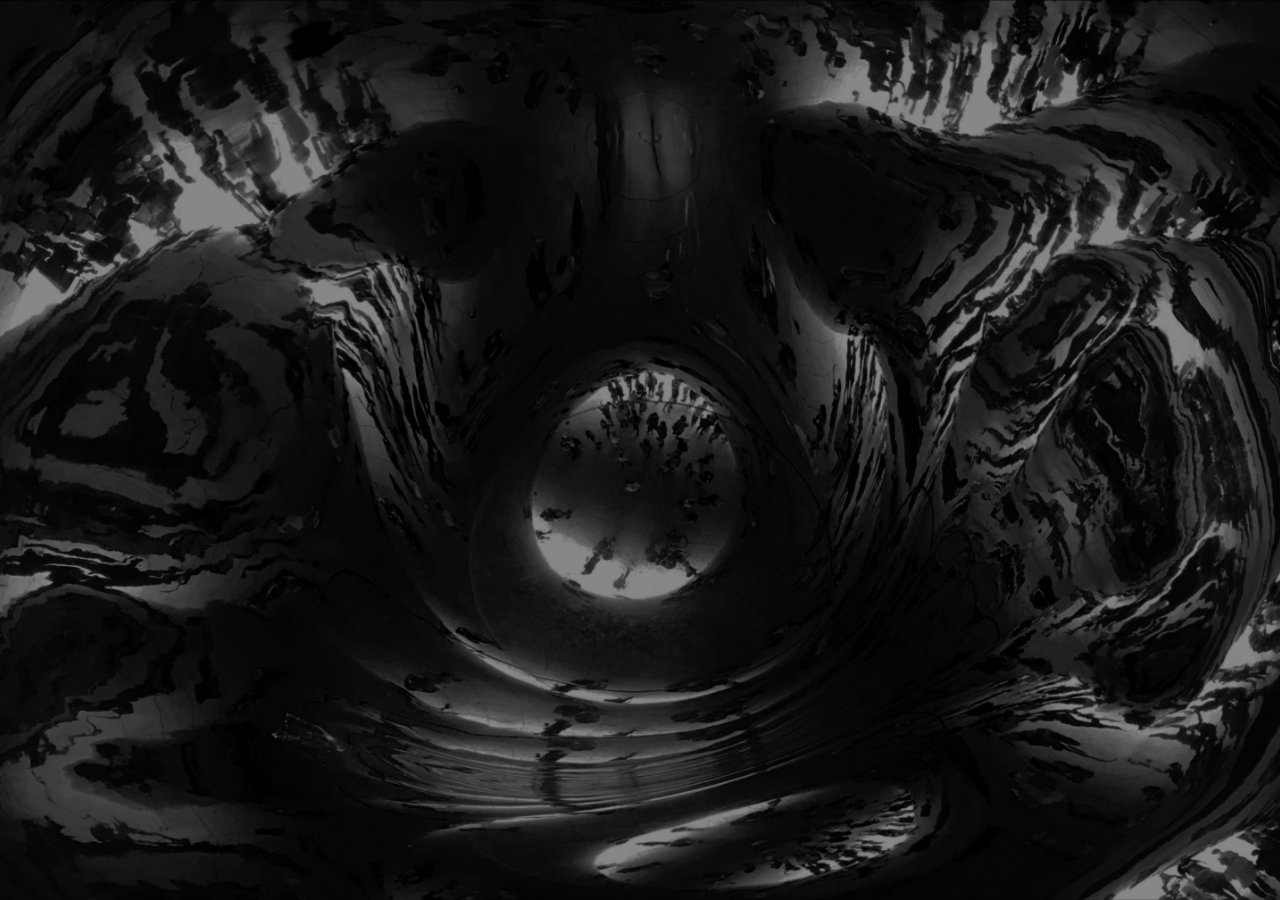
<file: index.html>
<!DOCTYPE html>
<html lang="en">
<head>
    <meta charset="UTF-8">
    <meta http-equiv="X-UA-Compatible" content="IE=edge">
    <meta name="viewport" content="width=device-width, initial-scale=1.0">
    <link rel="preconnect" href="https://fonts.googleapis.com">
    <link rel="preconnect" href="https://fonts.gstatic.com" crossorigin>
    <link href="https://fonts.googleapis.com/css2?family=Work+Sans:wght@300&display=swap" rel="stylesheet">
    <link rel="preconnect" href="https://fonts.googleapis.com">
    <link rel="preconnect" href="https://fonts.gstatic.com" crossorigin>
    <link href="https://fonts.googleapis.com/css2?family=Montserrat:wght@300&display=swap" rel="stylesheet"> 
    <link rel="preconnect" href="https://fonts.googleapis.com">
    <link rel="preconnect" href="https://fonts.gstatic.com" crossorigin>
    <link href="https://fonts.googleapis.com/css2?family=Montserrat:wght@600&display=swap" rel="stylesheet"> 
    <link rel="stylesheet" href="css/navbar.css"> 
    <title>Photography</title>
<style>
    html {    
        overflow-y: scroll;
        background: url('media/background.jpg') no-repeat center fixed;     
        background-size: cover;
    }
    section{
        position: absolute;
        top: 50%;
        left: 50%;
        margin-right: -50%;
        transform: translate(-50%, -50%);
    }    
    h1{
        text-align: center;
        font-family: 'Montserrat', sans-serif;
        font-size: 86px;
        letter-spacing: 1.5px;
        color: white;
        opacity: 0;
        animation: fadeIn 2.5s;
        animation-delay: 1.5s;
        animation-fill-mode: forwards;
    }
        @keyframes fadeIn {
        from { opacity: 0; }
        to { opacity: 1; }
    }
    p{
        text-align: center;
        font-size: 30px;
        color: #ffff;
        font-family: 'Montserrat', sans-serif;
        opacity: 0;
        animation: fadeIn 2.5s;
        animation-delay: 3.5s;
        animation-fill-mode: forwards;
    }
</style>
</head>
<body>
    <div id="navbar">
        <ul id="menuBar"></ul>
    </div>
    <section>
        <h1>simply create.</h1>
        <p>Coming soon...</p>
    </section>
</body>
</html>
</file>
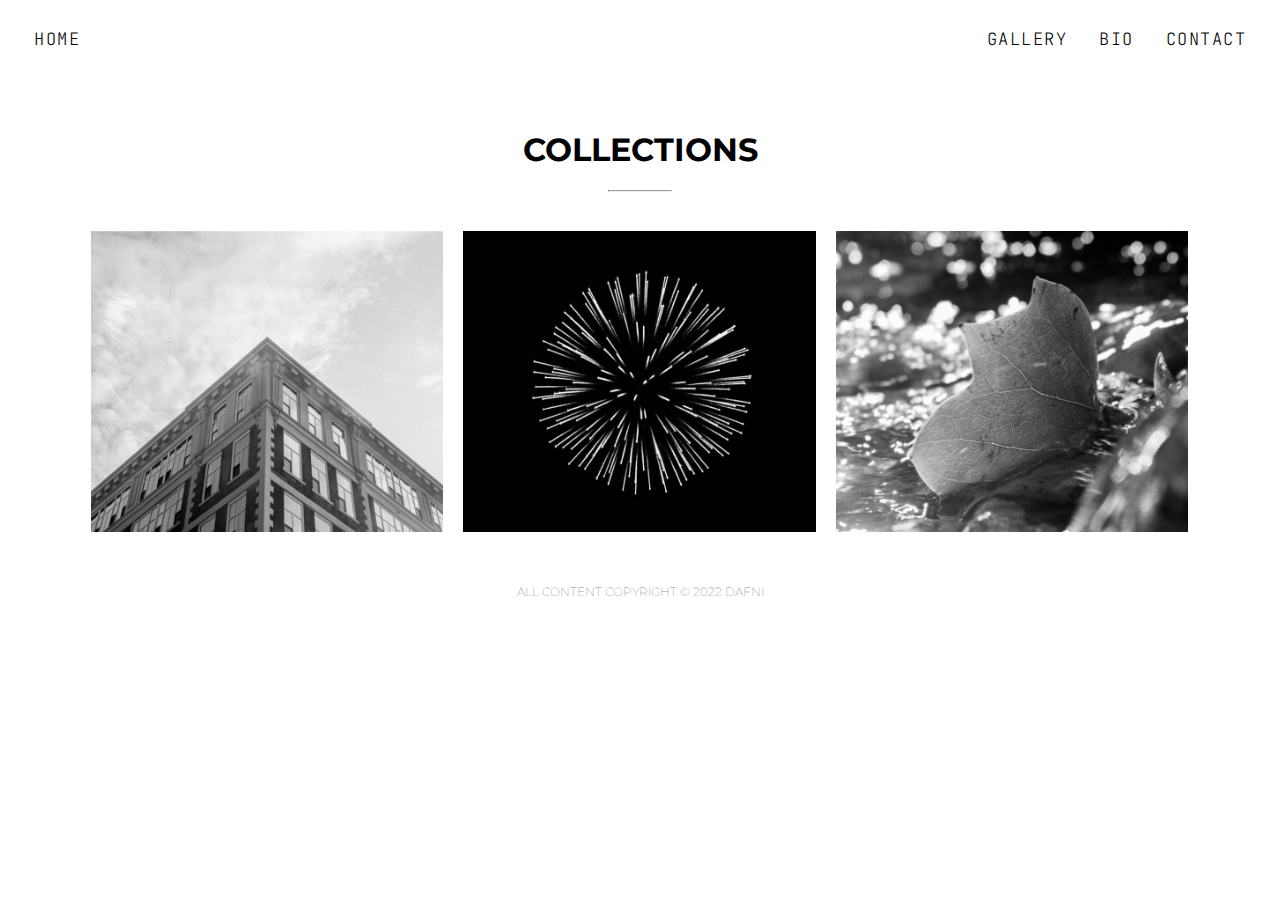
<file: photo/index.html>
<!DOCTYPE html>
<html lang="en">
<head>
    <meta charset="UTF-8">
    <meta http-equiv="X-UA-Compatible" content="IE=edge">
    <meta name="viewport" content="width=device-width, initial-scale=1.0">
    <link rel="preconnect" href="https://fonts.googleapis.com">
    <link rel="preconnect" href="https://fonts.gstatic.com" crossorigin>
    <link href="https://fonts.googleapis.com/css2?family=Montserrat:wght@300;600&display=swap" rel="stylesheet">
    <link rel="preconnect" href="https://fonts.googleapis.com">
    <link rel="preconnect" href="https://fonts.gstatic.com" crossorigin>
    <link href="https://fonts.googleapis.com/css2?family=JetBrains+Mono:wght@100;200;300;400&display=swap" rel="stylesheet">
    <link rel="stylesheet" href="../css/navbar.css"> 
    <title>Photo</title>
<style>
    * {
        box-sizing: border-box;
    }
    html{
        font-family: 'JetBrains Mono', monospace;
    }
    h1{
        margin-top: 50px;
        margin-bottom: 21px;
        text-transform: uppercase;
        text-align: center;
        font-family: 'Montserrat', sans-serif;
    }
    footer{
        padding: 20px;
        font-family: 'Montserrat', sans-serif;
        text-align: center;
        text-transform: uppercase;
        font-weight: 200;
        font-size: 12px;
        color: rgb(143, 143, 143);
    }
    .row {
        display: flex;
        flex-wrap: wrap;
        padding: 10px;
        margin-top: 1.5%;
        margin-left: 5%;
        margin-right: 5%;
    }
    .column {
        flex: 33.3%;
        max-width: 33.3%;
        padding: 10px;
    }
    .column img {
        vertical-align: middle;
        height: 100%;
        width: 100%;
        object-fit: cover;
        filter: grayscale(100%);
    }
    /*Object position*/
    #fireworks{
        object-position: 40% 100%;
    }
    /*Fade In*/
    .container {
        position: relative;
        width: 100%;
        height: 100%;
    }
    .overlay {
        position: absolute;
        top: 0;
        bottom: 0;
        left: 0;
        right: 0;
        opacity: 0;
        transition: all ease-in-out .4s;
        background-color: rgb(0,0,0);
    }
    .container:hover .overlay {
        opacity: 0.7;
    }
    .container:hover .text{
        opacity: 1;
    }
    .text{    
        opacity: 0;
        font-weight: 100;
        color: white;
        font-size: 18px;
        text-transform: lowercase;
        position: absolute;
        top: 50%;
        left: 50%;
        transform: translate(-50%, -50%);
        transition: all ease-in-out .4s;
        text-align: center;
    }
    @media screen and (max-width: 980px) {
        html{
            overflow-y: scroll;
        }
        .title{
            margin-left: 13%;
            margin-right: 13%;
        }
        .row {
            padding: 10px;
            margin-left: 20%;
            margin-right: 20%;
        }
        .column {
            flex: 100%;
            max-width: 100%;
        }
        .container:hover .overlay {
            opacity: 0.65;
        }
        .container:hover .text{
            opacity: 1;
        }
        .overlay{
            opacity: 0.65;
        }
        .text{
            opacity: 1;
        }
    }
    @media screen and (max-width: 720px) {
        html{
            overflow-y: scroll;
        }
        .title{
            margin-left: 2%;
            margin-right: 2%;
            margin-bottom: 5px;
        }
        .row {
            padding: 0;
            margin-left: 10%;
            margin-right: 10%;
        }
    }
</style>
</head>
<body>
    <div class="navbar" id="myTopnav">
        <div class="topnav-left">
          <a class="active" href="">Home</a>
        </div>
        <div class="topnav">
          <a href="../gallery">Gallery</a>
          <a href="../bio">Bio</a>
          <a href="../contact">Contact</a>
        <a href="javascript:void(0);" class="icon" onclick="myFunction()">&#9776;</a>
      </div>
    </div>
    <h1>Collections</h1>
    <hr style="width: 5%;">
      <div class="row">
          <div class="column">
              <div class="container">
                <img id="philly" src="../media/c1.jpg">
                <a href="philadelphia">
                    <div class="overlay"></div>
                    <div class="text">I</div>
                </a>
            </div>
          </div>
          <div class="column">
            <div class="container">
                <img id="fireworks" src="../media/c2.jpg">
                <a href="fireworks">
                    <div class="overlay"></div>
                    <div class="text">II</div>
                </a>
            </div>
          </div>
          <div id="right" class="column">
            <div class="container">
                <img src="../media/c3.jpg">
                <a href="">
                    <div class="overlay"></div>
                    <div class="text">III</div>
                </a>
            </div>
          </div>
      </div>
      <footer>
        <p>All content copyright © 2022 Dafni</p>
      </footer>
<script src="../js/navbar.js"></script>
</body>
</html>
</file>
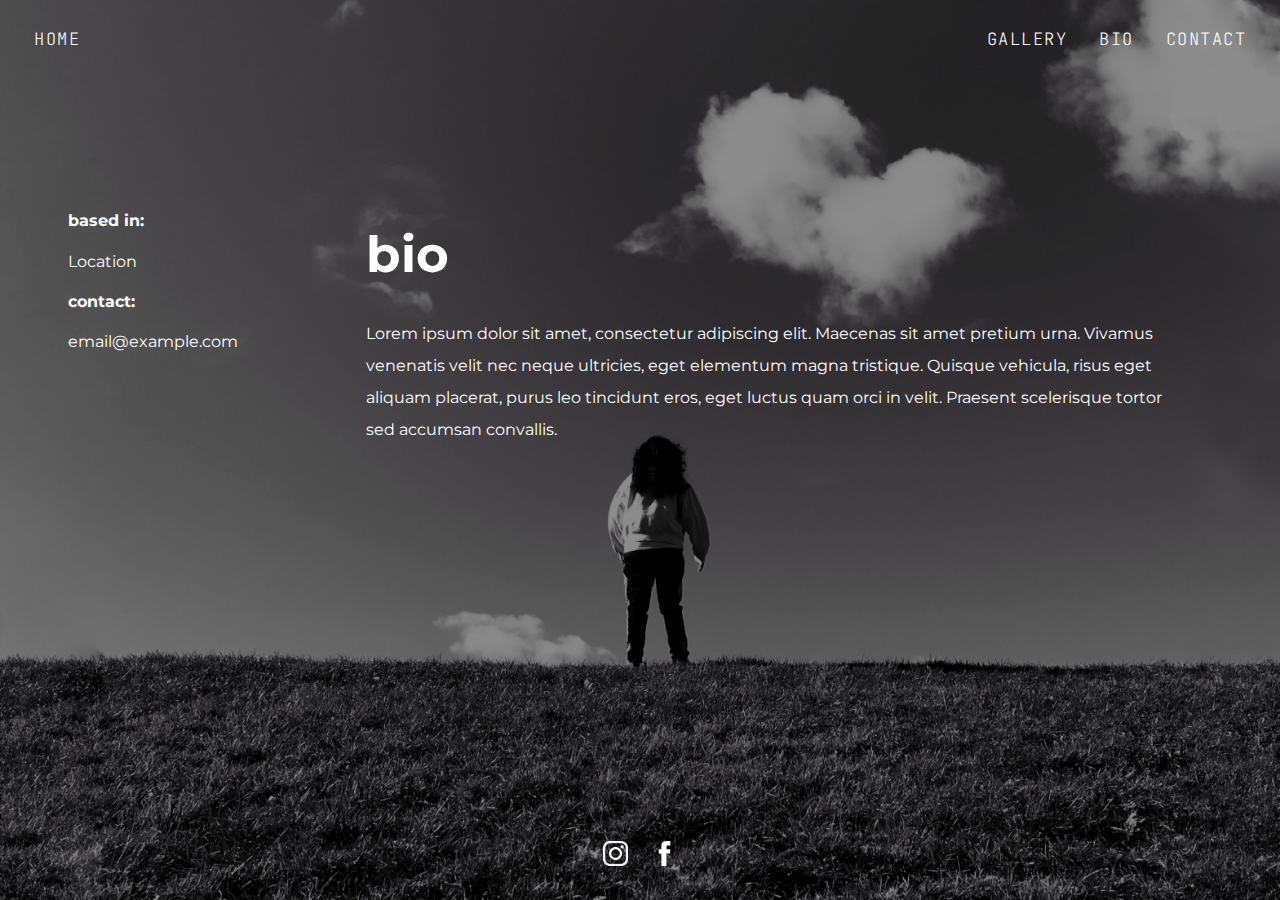
<file: bio.html>
<!DOCTYPE html>
<html lang="en">
<head>
    <meta charset="UTF-8">
    <meta http-equiv="X-UA-Compatible" content="IE=edge">
    <meta name="viewport" content="width=device-width, initial-scale=1.0">
    <link rel="preconnect" href="https://fonts.googleapis.com">
    <link rel="preconnect" href="https://fonts.gstatic.com" crossorigin>
    <link href="https://fonts.googleapis.com/css2?family=Montserrat:wght@300;600&display=swap" rel="stylesheet">
    <link rel="preconnect" href="https://fonts.googleapis.com">
    <link rel="preconnect" href="https://fonts.gstatic.com" crossorigin>
    <link href="https://fonts.googleapis.com/css2?family=JetBrains+Mono:wght@200;300;400&display=swap" rel="stylesheet">
    <link rel="stylesheet" href="css/navbar.css"> 
    <title>Bio</title>
<style>
    * {
        box-sizing: border-box;
    }
    html{
        overflow-y: scroll;
        font-family: 'Montserrat', sans-serif;
        background: url('media/bio.jpg') no-repeat center fixed;    
        background-color: rgb(22, 22, 26); 
        background-size: cover;
        color: white;
    }
    body {
        background: none;
    } 
    h1{
        font-family: 'Montserrat', sans-serif;
        font-size: 50px;
        color: white;
    }
    .column {
        margin-top: 100px;
        float: left;
        padding: 10px;
    }
    .column.side {
        margin-left: 50px;
        width: 22%;
    }
    .column.main {
        width: 65%;
        margin-left: 20px;
    }
    .column.main p{
        line-height: 2;
    }
    .row{
        position: relative;
        justify-content: center;
        align-items: center;
        top: 30%;
    }
    .row:after {
        content: "";
        display: table;
        clear: both;
    }
    .social{
        display: inline-block;
        margin: 0px;
        padding-bottom: 10px;
    }
    .social img:hover{
        opacity: 0.4;
        transition: all 0.3s;
    }
    .social img{
        margin-right: 10px;
        margin-left: 10px;
        width: 25px;
        height: 25px;
    }
    footer{
        position: absolute;
        padding: 20px;
        left: 0;
        bottom: 0;
        width: 100%;
        color: white;
        text-align: center;
    }
    @media screen and (max-height: 550px) {
        .row{
            position: relative;
        }
        footer{
            margin-top: 30px;
            position: relative;
        }
    }
    @media screen and (max-width: 890px) {
        .row{
            position: relative;
        }
        .column.main{
            padding-left: 30px;
            padding-right: 30px;
            margin-top: 0;
        }
        .column.side{
            padding-left: 30px;
            margin-top: 10px;
        }
        .column.side, .column.main {
            overflow-wrap: break-word;
            margin-left: 0px;
            width: 100%;
        }
        footer{
            position: unset;
        }
    }
</style>
</head>
<body>
    <div class="navbar" id="myTopnav">
        <div class="topnav-left">
          <a class="active" href="">Home</a>
        </div>
        <div class="topnav">
          <a href="gallery">Gallery</a>
          <a href="bio">Bio</a>
          <a href="contact">Contact</a>
        <a href="javascript:void(0);" class="icon" onclick="myFunction()">&#9776;</a>
      </div>
      </div>
        <div class="row">
            <div class="column side">
                <h4 class="header">based in:</h4>
                    <p>Location</p>
                <h4 class ="header">contact:</h4>
                    <p>email@example.com</p>
            </div>
            <div class="column main">
                <h1>bio</h1>
                    <p>Lorem ipsum dolor sit amet, consectetur adipiscing elit. Maecenas sit amet pretium urna. Vivamus venenatis velit nec neque ultricies, eget elementum magna tristique. Quisque vehicula, risus eget aliquam placerat, purus leo tincidunt eros, eget luctus quam orci in velit. Praesent scelerisque tortor sed accumsan convallis.</p>
            </div>
        </div>
    <footer>
        <div class="social">
            <a href="https://instagram.com"><img class=“sm_icon“ src="media/instagram.png" alt="Instagram"></a>
            <a href="https://facebook.com"><img class=“sm_icon“ src="media/facebook.png" alt="Facebook"></a>
        </div>
    </footer>
<script src="js/navbar.js"></script>
</body>
</html>
</file>
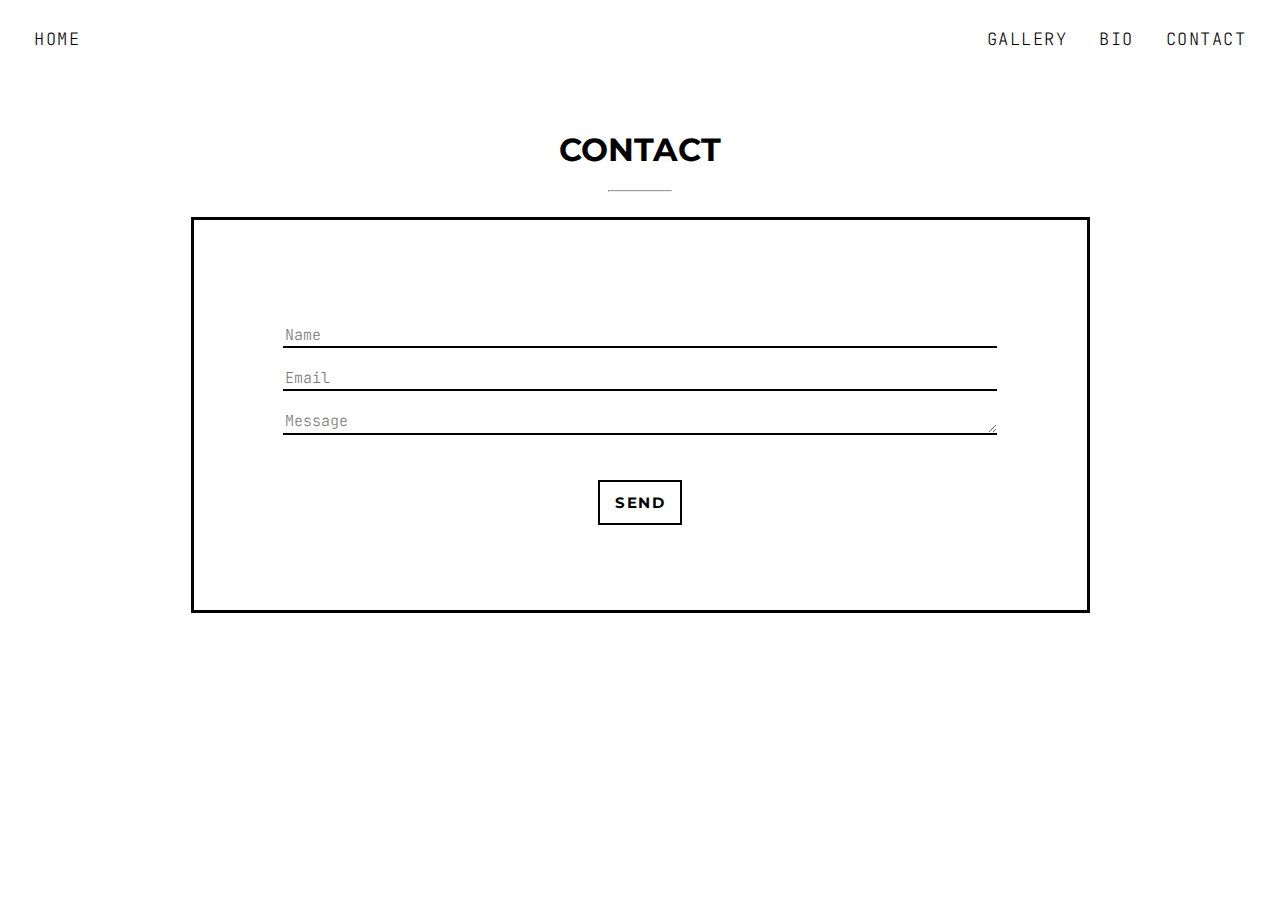
<file: contact.html>
<!DOCTYPE html>
<html lang="en">
<head>
    <meta charset="UTF-8">
    <meta http-equiv="X-UA-Compatible" content="IE=edge">
    <meta name="viewport" content="width=device-width, initial-scale=1.0">
    <link rel="preconnect" href="https://fonts.googleapis.com">
    <link rel="preconnect" href="https://fonts.gstatic.com" crossorigin>
    <link href="https://fonts.googleapis.com/css2?family=Montserrat:wght@300;600&display=swap" rel="stylesheet">
    <link rel="preconnect" href="https://fonts.googleapis.com">
    <link rel="preconnect" href="https://fonts.gstatic.com" crossorigin>
    <link href="https://fonts.googleapis.com/css2?family=JetBrains+Mono:wght@200;300;400&display=swap" rel="stylesheet">
    <link rel="stylesheet" href="css/navbar.css"> 
    <title>Contact</title>
<style>
    * {
        box-sizing: border-box;
    }
    html {
        overflow-y: hidden;
        font-family: 'JetBrains Mono', sans-serif;
    }
    body{
        text-align: center;
    }
    form {
        display: inline-block;
        -webkit-appearance: none;
    }
    h1{
        margin-top: 50px;
        margin-bottom: 21px;
        text-transform: uppercase;
        text-align: center;
        font-family: 'Montserrat', sans-serif;
    }
    hr{
        margin-bottom: 20px;
    }
    input, textarea{
        text-decoration: none;
        font-size: 15px;
        -webkit-appearance: none;
        font-family: 'JetBrains Mono', sans-serif;
        font-weight: 200;
        background-color:unset;
    }
    textarea{
        height: 46px;
        padding-bottom: 4px;
    }
    input[type=text],input[type=email], textarea {
        width: 90%;
        border: 0;
        outline: 0;
        padding-top: 20px;
        padding-right: 20px;
        border-bottom: 2px solid black;
        resize: vertical;
        -webkit-appearance: none;
    }
    input[type=submit]{
        font-family: 'Montserrat', sans-serif;
        text-transform: uppercase;
        font-weight: bold;
        color: unset;
        letter-spacing: 1.5px;
        background-color: transparent;
        padding: 11px 15px;
        margin-top: 40px;
        border: 2px solid black;
        border-radius: unset;
        -webkit-appearance: none;
    }
    input[type=submit]:hover{
        background-color: black;
        color: white;
        border-radius: unset;
        cursor: pointer;
        transition: all ease-in-out 250ms;
        -webkit-appearance: none;
    }
    .container {
        display: inline-block;
        border: 3.5px solid black;
        margin-top: 5px;
        padding-top: 85px;
        padding-bottom: 85px;
        padding-left: 50px;
        padding-right: 50px;
        margin-bottom: 0.5in;
        align-items: center;
    }
    @media screen and (max-width: 920px) {
        h1{
            margin-top: 50px;
            margin-bottom: 20px;
        }
        input[type=text],input[type=email], textarea{
            width: 100%;
        }
        .container {
            position: unset;
            top: unset;
            padding:50px;
            left: 0;
            margin-top: 0;
            margin-left: 10px;
            margin-right: 10px;
            transform: unset;
        }
    }
</style>   
<script src="https://cdnjs.cloudflare.com/ajax/libs/jquery/3.3.1/jquery.min.js"></script>
</head>
<body>
    <div class="navbar" id="myTopnav">
        <div class="topnav-left">
          <a class="active" href="">Home</a>
        </div>
        <div class="topnav">
          <a href="gallery">Gallery</a>
          <a href="bio">Bio</a>
          <a href="contact">Contact</a>
        <a href="javascript:void(0);" class="icon" onclick="myFunction()">&#9776;</a>
      </div>
      </div>
    <h1>Contact</h1>
    <hr style="width: 5%;">
    <div class="container">
        <form action="https://formsubmit.co/263eb4e228e4bb088502b8a02c1650a0" method="POST">
            <input type="text" name="_honey" style="display:none">
            <input type="hidden" name="_captcha" value="false">
            <label for="name"></label>
            <input autocomplete="off" type="text" name="name" id="name" placeholder="Name" required>
            <label for="email"></label>
            <input autocomplete="off" type="email" name="email" id="email" placeholder="Email" required>
            <label for="message"></label>
            <textarea autocomplete="off" id="message" name="message" placeholder="Message"></textarea>
            <input type="submit" value="Send">
            <input type="hidden" name="_next" value="https://dafnihrz.github.io/portfolio/formsubmission">
    </form> 
    </div>
    <script>
        $("textarea").each(function () {
      this.setAttribute("style", "height:" + (this.scrollHeight) + "px;overflow-y:hidden;");
    }).on("input", function () {
      this.style.height = "0";
      this.style.height = (this.scrollHeight) + "px";
    });
    </script>
    <script src="js/navbar.js"></script>
</body>
</html>
</file>
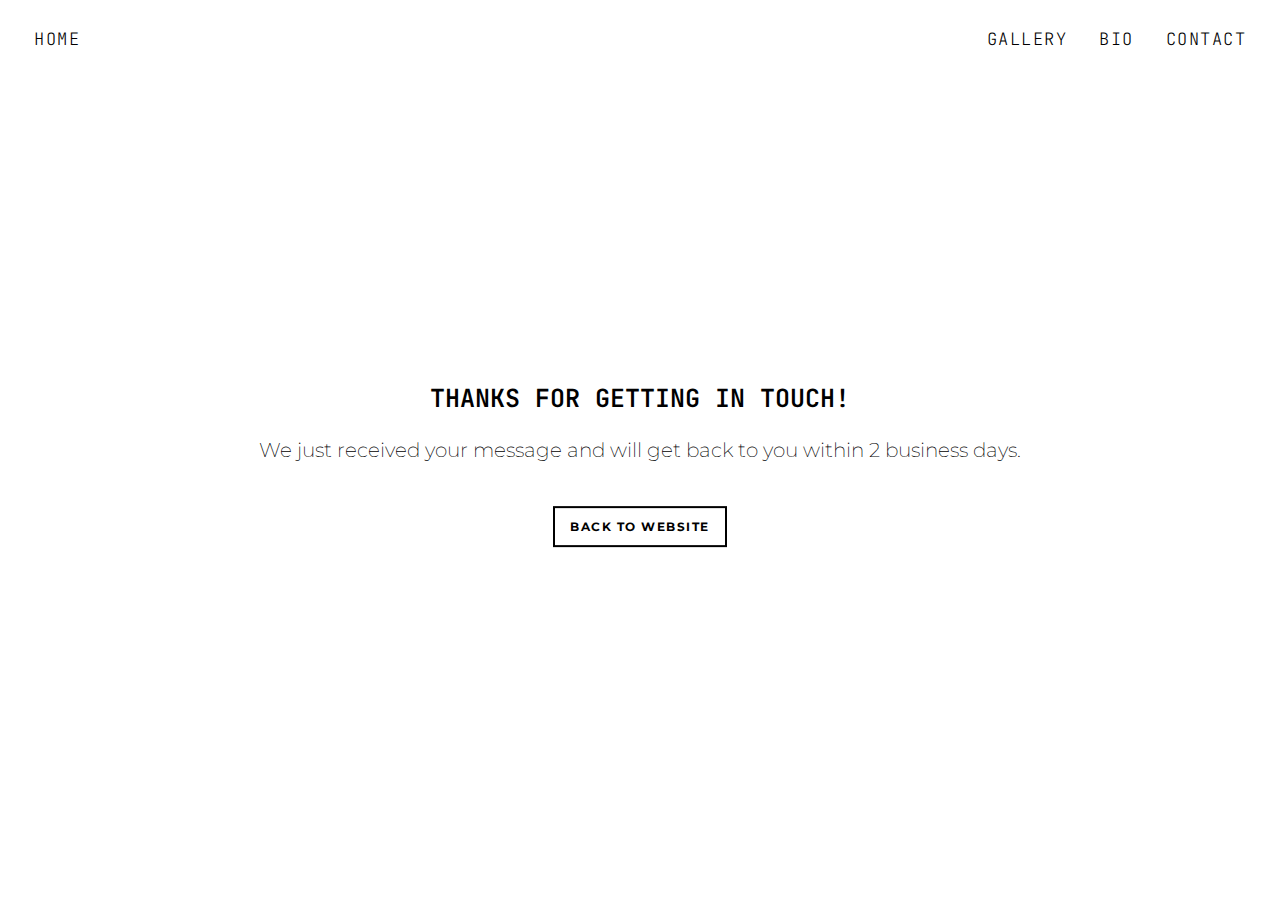
<file: formsubmission.html>
<!DOCTYPE html>
<html lang="en">
<head>
    <meta charset="UTF-8">
    <meta http-equiv="X-UA-Compatible" content="IE=edge">
    <meta name="viewport" content="width=device-width, initial-scale=1.0">
    <link rel="preconnect" href="https://fonts.googleapis.com">
    <link rel="preconnect" href="https://fonts.gstatic.com" crossorigin>
    <link href="https://fonts.googleapis.com/css2?family=Montserrat:wght@300;600&display=swap" rel="stylesheet">
    <link rel="preconnect" href="https://fonts.googleapis.com">
    <link rel="preconnect" href="https://fonts.gstatic.com" crossorigin>
    <link href="https://fonts.googleapis.com/css2?family=JetBrains+Mono:wght@200;300;400;600&display=swap" rel="stylesheet">
    <link rel="stylesheet" href="css/navbar.css"> 
    <title>Form Sent</title>
<style>
    * {
        box-sizing: border-box;
    }
    html{
        overflow-y: scroll;
        overflow-x: hidden;
        font-family: 'JetBrains Mono', sans-serif;
        text-overflow: inherit;
        text-align: center;
    }
    div#content{
        position: absolute;
        top: 50%;
        left: 50%;
        margin-right: -50%;
        transform: translate(-50%, -50%);
        padding: 30px;
    }
    h1, p{
        text-align: center;
        font-size: 25px;
    }
    h1{
        text-transform: uppercase;
        font-weight: 600;
    }
    p{
        font-family: 'Montserrat', sans-serif;
        line-height: 1.5;
        font-weight: 200;
        font-size: 20px;
        margin-bottom: 50px;
    }
    .button a{
        font-family: 'Montserrat', sans-serif;
        text-transform: uppercase;
        font-size: 12px;
        font-weight: bold;
        text-decoration: none;
        color: unset;
        letter-spacing: 1.5px;
        background-color: transparent;
        padding: 11px 15px;
        margin-top: 40px;
        border: 2px solid black;
        border-radius: unset;
        -webkit-appearance: none;
    }
    .button a:hover{
        background-color: black;
        color: white;
        border-radius: unset;
        cursor: pointer;
        transition: all ease-in-out 250ms;
        -webkit-appearance: none;
    }

    @media screen and (max-height: 550px) {
        div#content{
            margin-top: 50px;
        }
        footer{
            margin-top: 30px;
            position: relative;
        }
    }
    @media screen and (max-width: 890px) {
        footer{
            position: unset;
        }
    }
</style>
</head>
<body>
    <div class="navbar" id="myTopnav">
        <div class="topnav-left">
          <a class="active" href="">Home</a>
        </div>
        <div class="topnav">
          <a href="gallery">Gallery</a>
          <a href="bio">Bio</a>
          <a href="contact">Contact</a>
        <a href="javascript:void(0);" style="font-size:15px;" class="icon" onclick="myFunction()">&#9776;</a>
      </div>
    </div>
            <div id="content">
                <h1>Thanks for getting in touch!</h1>
                <p>We just received your message and will get back to you within 2 business days.</p>
                <div class="button">
                    <a href="">Back to website</a>
                </div>
            </div>
<script src="js/navbar.js"></script>
</body>
</html>
</file>
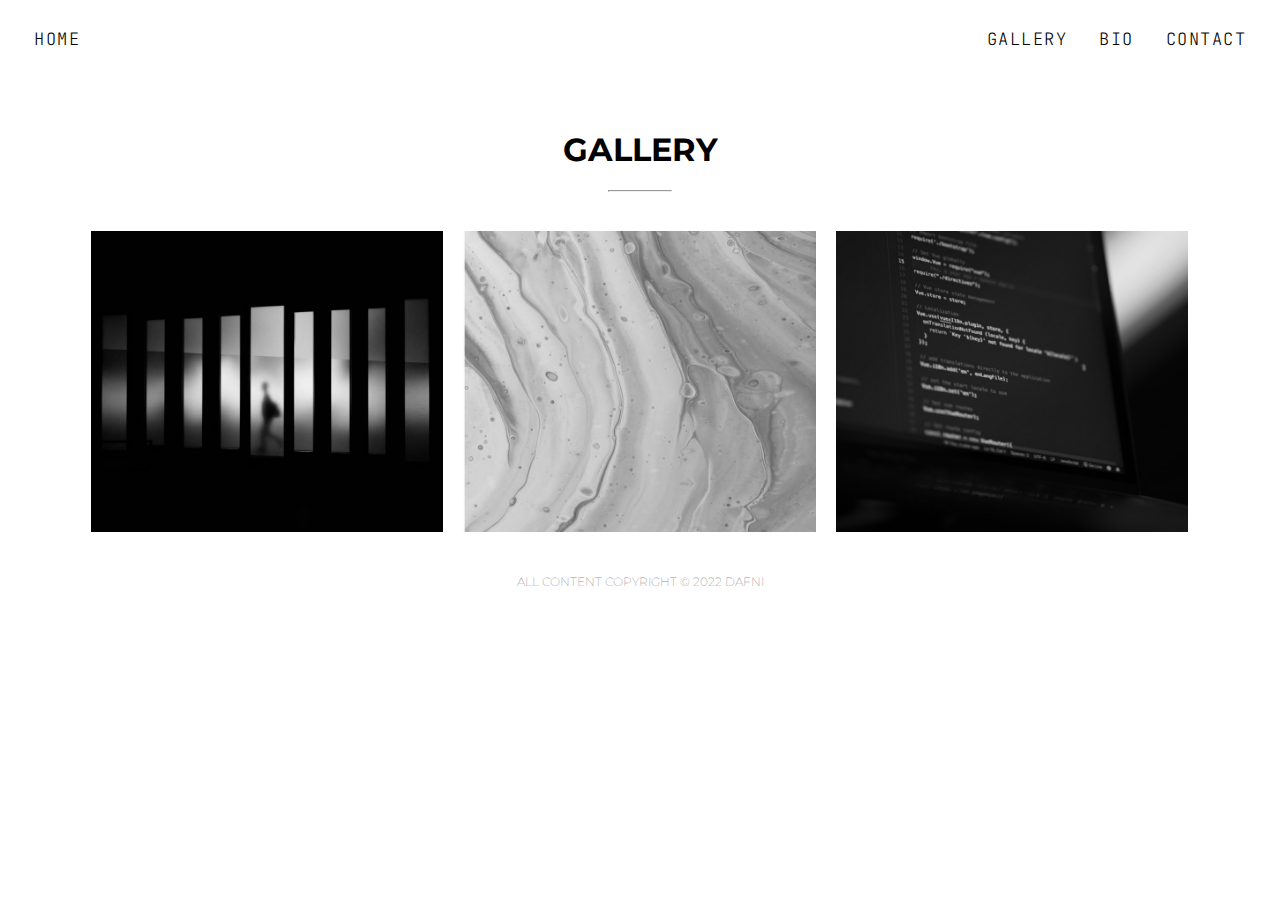
<file: gallery.html>
<!DOCTYPE html>
<html lang="en">
<head>
    <meta charset="UTF-8">
    <meta http-equiv="X-UA-Compatible" content="IE=edge">
    <meta name="viewport" content="width=device-width, initial-scale=1.0">
    <link rel="preconnect" href="https://fonts.googleapis.com">
    <link rel="preconnect" href="https://fonts.gstatic.com" crossorigin>
    <link href="https://fonts.googleapis.com/css2?family=Montserrat:wght@300;600&display=swap" rel="stylesheet">
    <link rel="preconnect" href="https://fonts.googleapis.com">
    <link rel="preconnect" href="https://fonts.gstatic.com" crossorigin>
    <link href="https://fonts.googleapis.com/css2?family=JetBrains+Mono:wght@200;300;400&display=swap" rel="stylesheet">
    <link rel="stylesheet" href="css/navbar.css"> 
    <title>Gallery</title>
<style>
    * {
        box-sizing: border-box;
    }
    html{
        font-family: 'JetBrains Mono', monospace;
    }
    h1{
        margin-top: 50px;
        margin-bottom: 21px;
        text-transform: uppercase;
        text-align: center;
        font-family: 'Montserrat', sans-serif;
    }
    footer{
        padding: 10px;
        font-family: 'Montserrat', sans-serif;
        text-align: center;
        text-transform: uppercase;
        font-weight: 200;
        font-size: 12px;
        color: rgb(143, 143, 143);
    }
    .row {
        display: flex;
        flex-wrap: wrap;
        padding: 10px;
        margin-top: 1.5%;
        margin-left: 5%;
        margin-right: 5%;
    }
    .column {
        flex: 33.3%;
        max-width: 33.3%;
        padding: 10px;
    }
    .column img {
        vertical-align: middle;
        height: 100%;
        width: 100%;
        object-fit: cover;
        filter: grayscale(100%);
    }
    /*Object position*/
    #fireworks{
        object-position: 40% 100%;
    }
    /*Fade In*/
    .container {
        position: relative;
        width: 100%;
        height: 100%;
    }
    .overlay {
        position: absolute;
        top: 0;
        bottom: 0;
        left: 0;
        right: 0;
        opacity: 0;
        transition: all ease-in-out .4s;
        background-color: rgb(0,0,0);
    }
    .container:hover .overlay {
        opacity: 0.7;
    }
    .container:hover .text{
        opacity: 1;
    }
    .text{    
        opacity: 0;
        font-weight: 200;
        color: white;
        font-size: 20px;
        text-transform: lowercase;
        position: absolute;
        top: 50%;
        left: 50%;
        transform: translate(-50%, -50%);
        transition: all ease-in-out .4s;
        text-align: center;
    }
    @media screen and (max-width: 980px) {
        html{
            overflow-y: scroll;
        }
        .title{
            margin-left: 13%;
            margin-right: 13%;
        }
        .row {
            padding: 10px;
            margin-left: 20%;
            margin-right: 20%;
        }
        .column {
            flex: 100%;
            max-width: 100%;
        }
        .container:hover .overlay {
            opacity: 0.65;
        }
        .container:hover .text{
            opacity: 1;
        }
        .overlay{
            opacity: 0.65;
        }
        .text{
            opacity: 1;
        }
    }
    @media screen and (max-width: 720px) {
        html{
            overflow-y: scroll;
        }
        .title{
            margin-left: 2%;
            margin-right: 2%;
            margin-bottom: 5px;
        }
        .row {
            padding: 0;
            margin-left: 10%;
            margin-right: 10%;
        }
    }
</style>
</head>
<body>
    <div class="navbar" id="myTopnav">
        <div class="topnav-left">
          <a class="active" href="">Home</a>
        </div>
        <div class="topnav">
          <a href="gallery">Gallery</a>
          <a href="bio">Bio</a>
          <a href="contact">Contact</a>
        <a href="javascript:void(0);" class="icon" onclick="myFunction()">&#9776;</a>
      </div>
    </div>
    <h1>Gallery</h1>
    <hr style="width: 5%;">
      <div class="row">
          <div class="column">
              <div class="container">
                <img src="media/photo.jpg" alt="Person walking">
                <a href="photo">
                    <div class="overlay"></div>
                    <div class="text">Photo</div>
                </a>
            </div>
          </div>
          <div class="column">
            <div class="container">
                <img src="media/design.jpg" alt="Design texture">
                <a href="design">
                    <div class="overlay"></div>
                    <div class="text">Design</div>
                </a>
            </div>
          </div>
          <div id="right" class="column">
            <div class="container">
                <img src="media/webdesign.jpg" alt="Computer">
                <a href="">
                    <div class="overlay"></div>
                    <div class="text">Web</div>
                </a>
            </div>
          </div>
      </div>
      <footer>
        <p>All content copyright © 2022 Dafni</p>
      </footer>
<script src="js/navbar.js"></script>
</body>
</html>
</file>
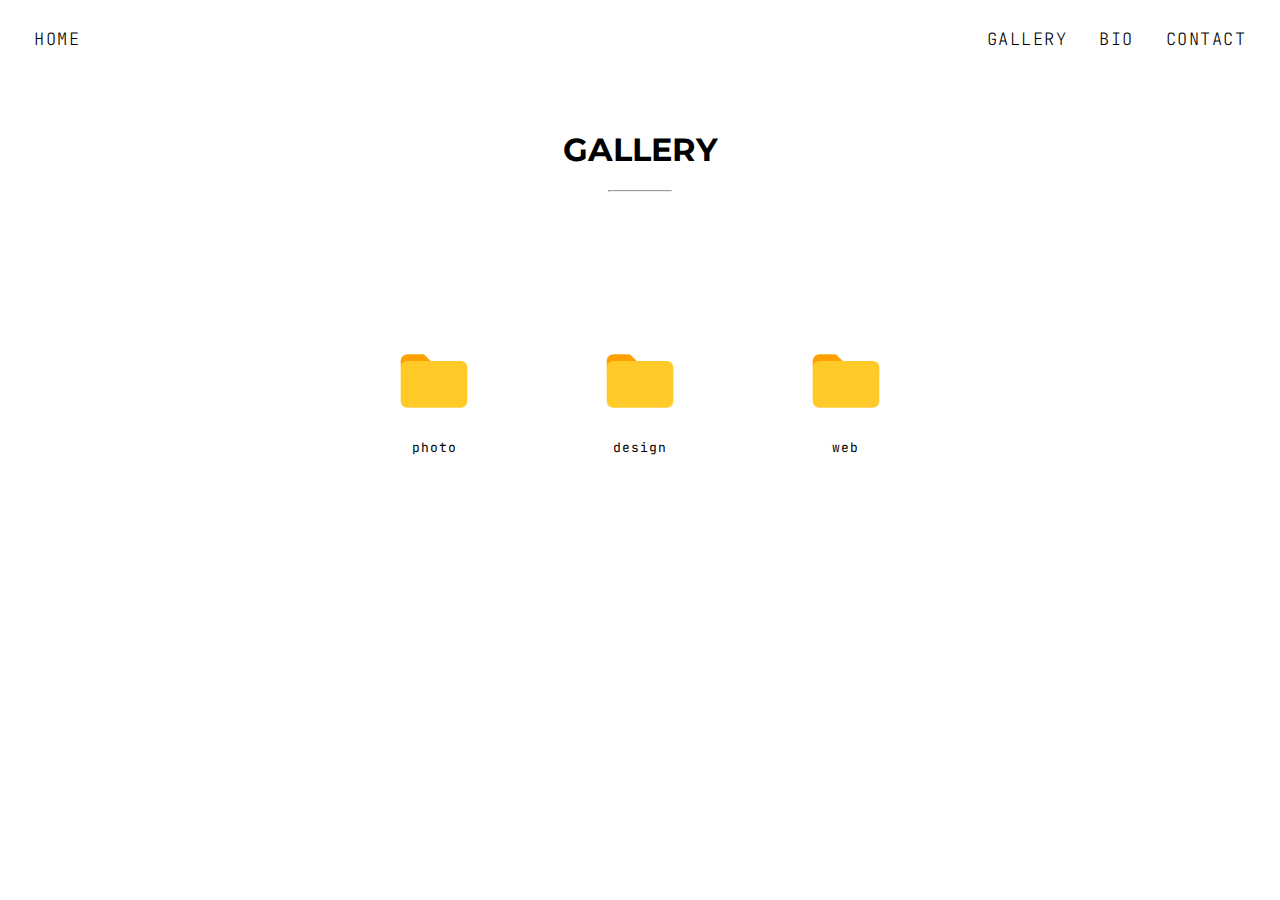
<file: archive/foldergallery.html>
<!DOCTYPE html>
<html lang="en">
<head>
    <meta charset="UTF-8">
    <meta http-equiv="X-UA-Compatible" content="IE=edge">
    <meta name="viewport" content="width=device-width, initial-scale=1.0">
    <link rel="preconnect" href="https://fonts.googleapis.com">
    <link rel="preconnect" href="https://fonts.gstatic.com" crossorigin>
    <link href="https://fonts.googleapis.com/css2?family=Montserrat:wght@300;600&display=swap" rel="stylesheet">
    <link rel="preconnect" href="https://fonts.googleapis.com">
    <link rel="preconnect" href="https://fonts.gstatic.com" crossorigin>
    <link href="https://fonts.googleapis.com/css2?family=JetBrains+Mono:wght@200;300;400&display=swap" rel="stylesheet">
    <link rel="stylesheet" href="../css/navbar.css"> 
    <title>Gallery</title>
<style>
    * {
        box-sizing: border-box;
    }
    html {
        overflow-y: scroll;
        font-family: 'JetBrains Mono', sans-serif;
    }
    .title{
        margin-top: 50px;
        text-transform: uppercase;
        text-align: center;
        font-family: 'Montserrat', sans-serif;
    }
    .row{
        margin-top: 1.5in;
        margin-bottom: 1in;
        margin-right: 25%;
        margin-left: 25%;
    }
    img{
        width: 80px;
        height: auto;
    }
    .column {
        margin-left: 25px;
        display: inline-block;
        width: 27%;
        padding: 5px;
        text-align: center;
    }
    .column p{
        font-size: 13px;
        letter-spacing: 1px;
        font-weight: 400;
    }
    img:hover {
        transform: rotate(0deg) scale(1.25);
        opacity: 0.6;
        cursor: pointer;
        transition: all ease-in-out 250ms;
    }
    .row::after {
        content: "";
        clear: both;
        display: table;
        }
    @media screen and (max-width: 1080px) {
        .title{
            margin-top: 50px;
        }
        .row{
            margin-top: 0.5in;
            margin-bottom: 0;
            margin-right: 0;
            margin-left: 0;
        }
        .column{
            float: left;
            width: 100%;
            margin-left: 0;
            padding: 0;
        }
    }    
</style>
</head>
<body>
    <div class="navbar" id="myTopnav">
        <div class="topnav-left">
          <a class="active" href="">Home</a>
        </div>
        <div class="topnav">
          <a href="gallery">Gallery</a>
          <a href="bio">Bio</a>
          <a href="contact">Contact</a>
        <a href="javascript:void(0);" class="icon" onclick="myFunction()">&#9776;</a>
      </div>
    </div>

    <h1 class="title">Gallery</h1>
    <hr style="width: 5%;">

            <div class="row">
                <div class="column">
                <a href="photo"><img src="../media/folder.png" alt="Folder"></a>
                <p>photo</p>
                </div>
                <div class="column">
                <img src="../media/folder.png" alt="Folder">
                <p>design</p>
                </div>
                <div class="column">
                <img src="../media/folder.png" alt="Folder">
                <p>web</p>
                </div>
            </div>

    <script src="../js/navbar.js"></script>
</body>
</html>
</file>
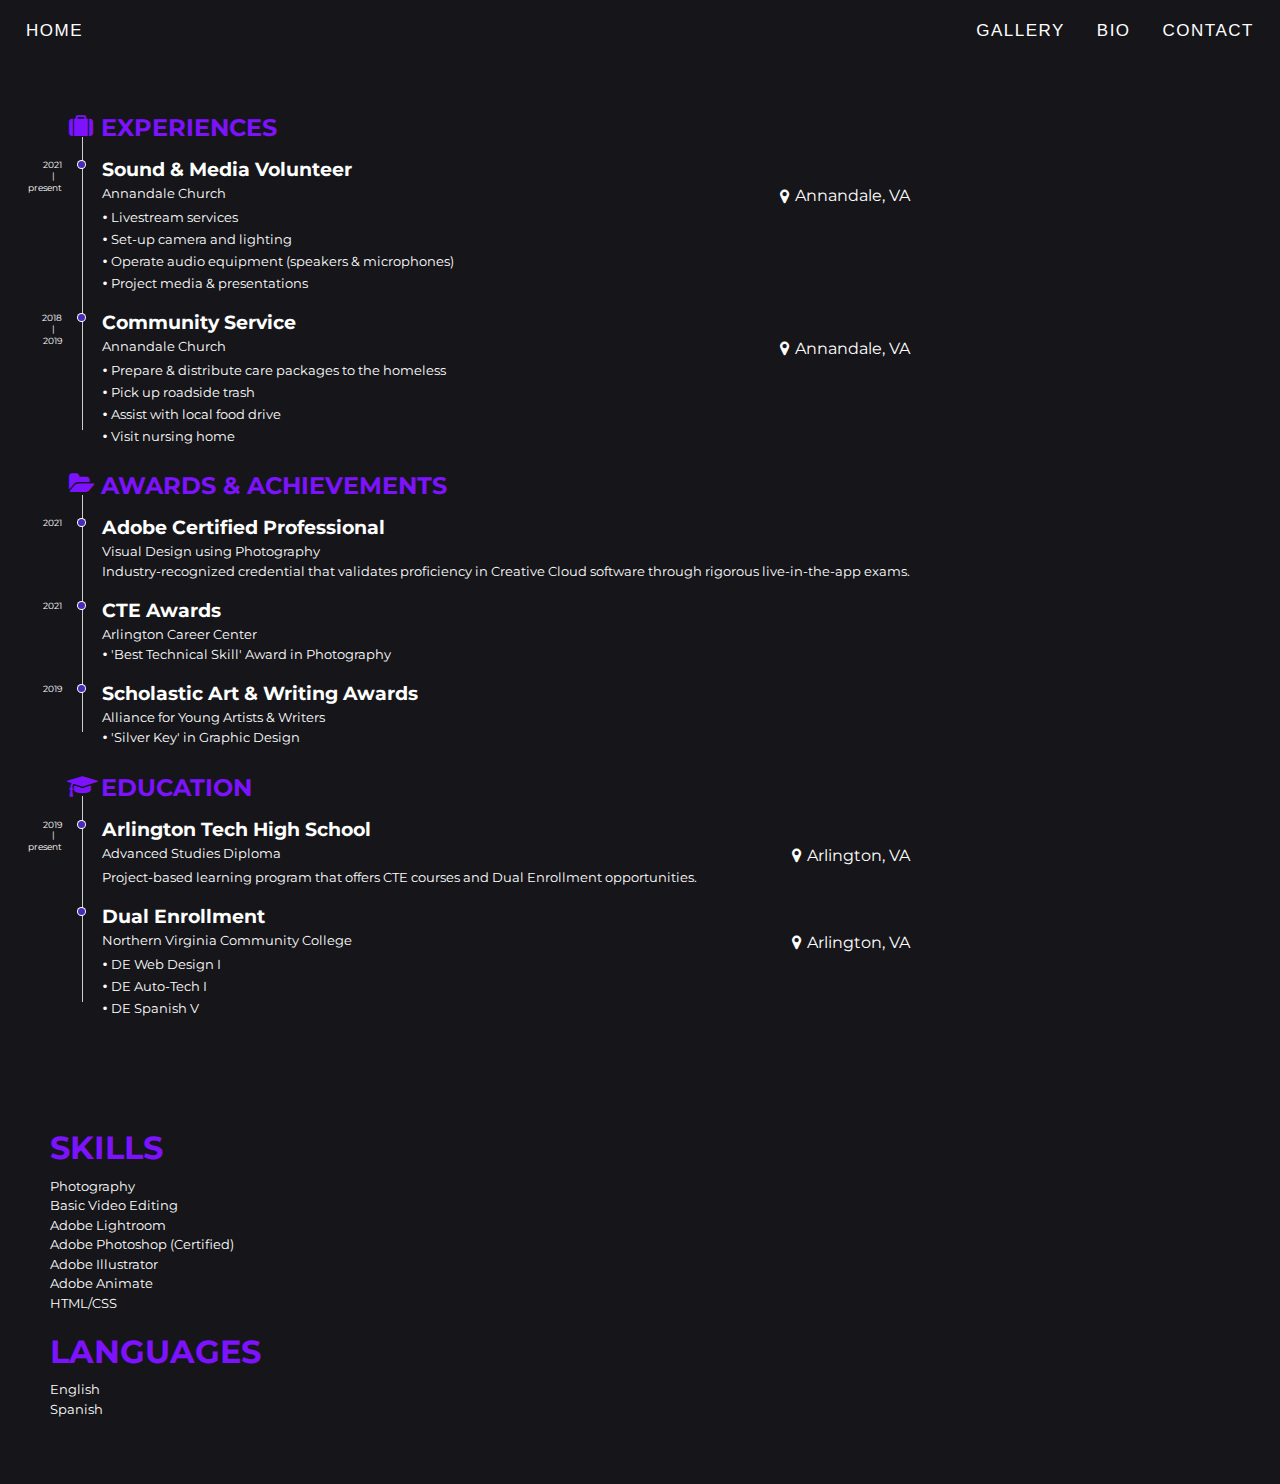
<file: archive/resume.html>
<!DOCTYPE html>
<html lang="en">
<head>
    <meta charset="UTF-8">
    <meta http-equiv="X-UA-Compatible" content="IE=edge">
    <meta name="viewport" content="width=device-width, initial-scale=1.0">
    <link rel="preconnect" href="https://fonts.googleapis.com">
    <link rel="preconnect" href="https://fonts.gstatic.com" crossorigin>
    <link href="https://fonts.googleapis.com/css2?family=Work+Sans:wght@300&display=swap" rel="stylesheet">
    <link rel="preconnect" href="https://fonts.googleapis.com">
    <link rel="preconnect" href="https://fonts.gstatic.com" crossorigin>
    <link href="https://fonts.googleapis.com/css2?family=Montserrat:wght@300&display=swap" rel="stylesheet"> 
    <link rel="preconnect" href="https://fonts.googleapis.com">
    <link rel="preconnect" href="https://fonts.gstatic.com" crossorigin>
    <link href="https://fonts.googleapis.com/css2?family=Montserrat:wght@600&display=swap" rel="stylesheet">
    <link rel="stylesheet" href="../css/navbar.css"> 
    <title>Resume</title>
<style>
    * {
        box-sizing: border-box;
    }
    html{
        overflow-y: scroll;
        overflow-x: hidden;
        font-family: 'Montserrat', sans-serif;
        color: white;
    }
    body {
        background: rgb(22, 22, 26);     
        background-size: cover;
        background-blend-mode: darken;
        margin-bottom: 30px;
    } 
    h1{
        font-family: 'Montserrat', sans-serif;
        font-size: 50px;
        color: white;
    }
</style>
    <link rel="stylesheet" type="text/css" href="css/normalize.css" />
    <link rel="stylesheet" type="text/css" href="css/font-awesome.css" />
    <link rel="stylesheet" type="text/css" href="css/style.css" />
</head>
<body>
      <div class="navbar" id="myTopnav">
        <div class="topnav-left">
          <a class="active" href="">Home</a>
        </div>
        <div class="topnav">
          <a href="gallery">Gallery</a>
          <a href="bio">Bio</a>
          <a href="contact">Contact</a>
        <a href="javascript:void(0);" class="icon" onclick="myFunction()">&#9776;</a>
      </div>
    </div>

        <section id="main">
            <!--<header id="title">
              <h1>Dafni Hernandez</h1>
              <span class="subtitle">Student</span>
            </header>-->
            <section class="main-block">
              <h2>
                <i class="fa fa-suitcase"></i> Experiences
              </h2>
              <section class="blocks">
                <div class="date">
                  <span>2021</span><span>present</span>
                </div>
                <div class="decorator">
                </div>
                <div class="details">
                  <header>
                    <h3>Sound & Media Volunteer</h3>
                    <span class="place">Annandale Church</span>
                    <span class="location">Annandale, VA</span>
                  </header>
                  <div>
                    <ul>
                      <li>Livestream services</li>
                      <li>Set-up camera and lighting</li>
                      <li>Operate audio equipment (speakers & microphones)</li>
                      <li>Project media & presentations</li>
                    </ul>
                    </div>
                </div>
              </section>
              <section class="blocks">
                <div class="date">
                  <span>2018</span><span>2019</span>
                </div>
                <div class="decorator">
                </div>
                <div class="details">
                  <header>
                    <h3>Community Service</h3>
                    <span class="place">Annandale Church</span>
                    <span class="location">Annandale, VA</span>
                  </header>
                  <div>
                    <ul>
                      <li>Prepare & distribute care packages to the homeless</li>
                      <li>Pick up roadside trash</li>
                      <li>Assist with local food drive</li>
                      <li>Visit nursing home</li>
                    </ul>
                    </div>
                </div>
              </section>
            </section>
            <section class="main-block">
              <h2>
                <i class="fa fa-folder-open"></i> Awards & Achievements
              </h2>
              <section class="blocks">
                <div class="date">
                  <span>2021</span>
                </div>
                <div class="decorator"></div>
                <div class="details">
                  <header>
                    <h3>Adobe Certified Professional</h3>
                    <span class="place">Visual Design using Photography</span>
                  </header>
                  <div class="text">
                    Industry-recognized credential that validates proficiency in Creative Cloud software through rigorous live-in-the-app exams.
                  </div>
                  </div>
              </section>
              <section class="blocks">
                <div class="date">
                  <span>2021</span>
                </div>
                <div class="decorator">
                </div>
                <div class="details">
                  <header>
                    <h3>CTE Awards</h3>
                    <span class="place">Arlington Career Center</span>
                  </header>
                  <div>
                    <ul>
                      <li>'Best Technical Skill' Award in Photography</li>
                    </ul>
                  </div>
                </div>
              </section>
              <section class="blocks">
                <div class="date">
                  <span>2019</span>
                </div>
                <div class="decorator">
                </div>
                <div class="details">
                  <header>
                    <h3>Scholastic Art & Writing Awards</h3>
                    <span class="place">Alliance for Young Artists & Writers</span>
                  </header>
                  <div>
                    <ul>
                      <li>'Silver Key' in Graphic Design</li>
                    </ul>
                  </div>
                </div>
              </section>
            </section>
            <section class="main-block">
              <h2>
                <i class="fa fa-graduation-cap"></i> Education
              </h2>
              <section class="blocks">
                <div class="date">
                  <span>2019</span><span>present</span>
                </div>
                <div class="decorator">
                </div>
                <div class="details">
                  <header>
                    <h3>Arlington Tech High School</h3>
                    <span class="place">Advanced Studies Diploma</span>
                    <span class="location">Arlington, VA</span>
                  </header>
                  <div class="text">Project-based learning program that offers CTE courses and Dual Enrollment opportunities.</div>
                </div>
              </section>
              <section class="blocks">
                <div class="date">
                </div>
                <div class="decorator">
                </div>
                <div class="details">
                  <header>
                    <h3>Dual Enrollment</h3>
                    <span class="place">Northern Virginia Community College</span>
                    <span class="location">Arlington, VA</span>
                  </header>
                  <div>
                    <ul>
                      <li>DE Web Design I</li>
                      <li>DE Auto-Tech I</li>
                      <li>DE Spanish V</li>
                    </ul>
                  </div>
                </div>
              </section>
            </section>
          </section>
          <aside id="sidebar">
            <!--<div class="side-block" id="contact">
              <h1>
                Contact Info
              </h1>
              <ul>
                <li><i class="fa fa-globe"></i> dafnihrz.github.io/website</li>
                <li><i class="fa fa-envelope"></i> dafnihvicente@gmail.com</li>
                <li><i class="fa fa-linkedin"></i> linkedin.com/in/example</li>
                <li><i class="fa fa-phone"></i> 800.000.0000</li>
              </ul>
            </div>-->
            <div class="side-block" id="skills">
              <h1>
                Skills
              </h1>
              <ul>
                <li>Photography</li>
                <li>Basic Video Editing</li>
                <li>Adobe Lightroom</li>
                <li>Adobe Photoshop (Certified)</li>
                <li>Adobe Illustrator</li>
                <li>Adobe Animate</li>
                <li>HTML/CSS</li>
              </ul>
              <h1>Languages</h1>
              <ul>
                <li>English</li>
                <li>Spanish</li>
              </ul>
            </div>
<script src="../js/navbar.js"></script>
</body>
</html>
</file>
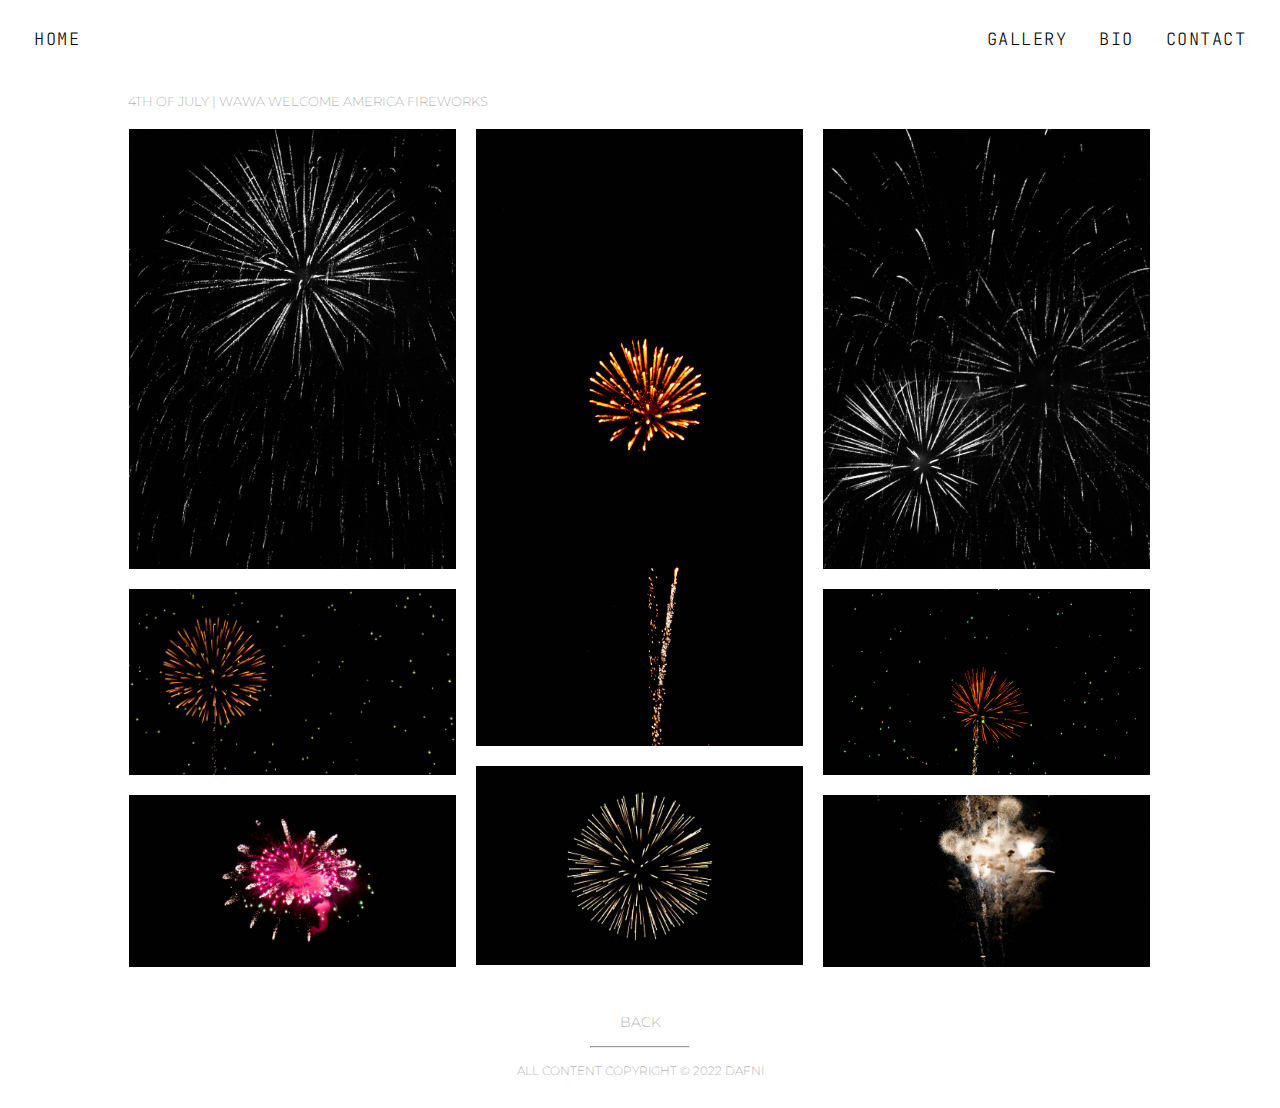
<file: photo/fireworks.html>
<!DOCTYPE html>
<html lang="en">
<head>
    <meta charset="UTF-8">
    <meta http-equiv="X-UA-Compatible" content="IE=edge">
    <meta name="viewport" content="width=device-width, initial-scale=1.0">
    <link rel="preconnect" href="https://fonts.googleapis.com">
    <link rel="preconnect" href="https://fonts.gstatic.com" crossorigin>
    <link href="https://fonts.googleapis.com/css2?family=Montserrat:wght@300;600&display=swap" rel="stylesheet">
    <link rel="preconnect" href="https://fonts.googleapis.com">
    <link rel="preconnect" href="https://fonts.gstatic.com" crossorigin>
    <link href="https://fonts.googleapis.com/css2?family=JetBrains+Mono:wght@200;300;400&display=swap" rel="stylesheet">
    <link rel="stylesheet" href="../css/navbar.css"> 
    <link rel="stylesheet" href="style.css">
    <title>Photo</title>
<style>
    /* Responsive layout */
    @media screen and (max-width: 680px) {
        html{
            overflow-y: scroll;
        }
        .title{
            margin-top: 7%;
            margin-left: 2%;
            margin-right: 2%;
            margin-bottom: 5px;
        }
        .row {
            padding: 0;
            margin-left: 0;
            margin-right: 0;
        }
        .column {
            flex: 100%;
            max-width: 100%;
        }
    }
</style>
</head>
<body>
    <div class="navbar" id="myTopnav">
        <div class="topnav-left">
          <a class="active" href="">Home</a>
        </div>
        <div class="topnav">
          <a href="../gallery">Gallery</a>
          <a href="../bio">Bio</a>
          <a href="../contact">Contact</a>
        <a href="javascript:void(0);" class="icon" onclick="myFunction()">&#9776;</a>
      </div>
    </div>
      <p class="title">4th of July | Wawa Welcome America Fireworks</p>
      <div class="row">
          <div class="column">
              <img src="images/IMG_0482.jpg" alt="Fireworks">
              <img src="images/IMG_0342.jpg" alt="Fireworks">
              <img src="images/IMG_0305.jpg" alt="Fireworks">
          </div>
          <div class="column">
            <img src="images/IMG_0335.jpg" alt="Fireworks">
            <img src="images/IMG_0412.jpg" alt="Fireworks">
          </div>
          <div id="right" class="column">
            <img src="images/IMG_0483.jpg" alt="Fireworks">
            <img src="images/IMG_0333-3.jpg" alt="Fireworks">
            <img src="images/IMG_0509.jpg" alt="Fireworks">
          </div>
      </div>
      <footer>
        <a href="index"class="back"><span>Back</span></a>
        <hr class="divider">
        <p>All content copyright © 2022 Dafni</p>
      </footer>
<script src="../js/navbar.js"></script>
</body>
</html>
</file>
<file: css/navbar.css>
.topnav {
  float: right;
}
.topnav-left{
  float: left;
}
.navbar {
  overflow: hidden;
  font-family: 'JetBrains Mono', sans-serif;
  padding: 10px;
  padding-top: 0;
}
.navbar a {
  float: left;
  color: unset;
  text-align: center;
  padding: 20px 16px;
  text-decoration: none;
  text-transform: uppercase;
  letter-spacing: 1.5px;
  font-weight: 200;
  font-size: 17px;
}
.navbar a:hover, .dropdown:hover, .dropbtn {
  opacity: 0.3;
  transition: all ease-in-out 250ms;
}
.navbar .icon {
  display: none;
}

.dropdown {
  float: left;
  overflow: hidden;
}

.dropdown .dropbtn {
  font-size: 17px;    
  border: none;
  outline: none;
  color: white;
  padding: 14px 16px;
  background-color: inherit;
  font-family: inherit;
  margin: 0;
}

.dropdown-content {
  display: none;
  position: absolute;
  background-color: #f9f9f9;
  min-width: 160px;
  box-shadow: 0px 8px 16px 0px rgba(0,0,0,0.2);
  z-index: 1;
}

.dropdown-content a {
  float: none;
  color: black;
  padding: 12px 16px;
  text-decoration: none;
  display: block;
  text-align: left;
}

.dropdown-content a:hover {
  background-color: #ddd;
  color: black;
}

.dropdown:hover .dropdown-content {
  display: block;
}

@media screen and (max-width: 600px) {
  .topnav a, .dropdown .dropbtn {
    display: none;
  }
  .navbar a.icon {
    float: right;
    display: block;
  }
}

@media screen and (max-width: 600px) {
body{
  margin:10px;
}
.navbar{
  padding: 0;
}
.topnav {
  float: unset;
}
.topnav-left{
  float: unset;
}
  .navbar.responsive {position: relative;}
  .navbar.responsive .icon {
    position: absolute;
    right: 0;
    top: 0;
  }
  .navbar.responsive a {
    float: none;
    display: block;
    text-align: center;
    background-color: rgb(51, 51, 51, 0.5);
    color: white;
  }
  .navbar.responsive .dropdown {float: none;}
  .navbar.responsive .dropdown-content {position: relative;}
  .navbar.responsive .dropdown .dropbtn {
    display: block;
    width: 100%;
    text-align: left;
  }
}
</file>
<file: archive/css/style.css>
*{
  box-sizing: border-box;
}

:root{
  --decorator-horizontal-margin: 0.2in;

  --sidebar-horizontal-padding: 0.2in;

  /* XXX: using px for very good precision control */
  --decorator-outer-offset-top: 10px;
  --decorator-outer-offset-left: -5.5px;
  --decorator-border-width: 1px;
  --decorator-outer-dim: 9px;
  --decorator-border: 1px solid #ccc;

  --row-blocks-padding-top: 5pt;
  --date-block-width: 0.6in;

  --main-blocks-title-icon-offset-left: -23.5pt;
}

body{
  line-height: 1.3;
  hyphens: auto;
}

h1, h2, h3{
  margin: 0;
}

li, div.text{
  list-style-type: none;
  font-size: 13px;
}

#main{
  float: left;
  padding: 0.25in 0.25in 0 0.25in;
  margin-right: 2in;
}

#sidebar{
  margin-top: 0.5in;
  float: left;
  height: 100%;
  padding: 50px;
}

/* main */

/** big title **/
#title, h1, h2{
  text-transform: uppercase;
  color: #7d12ff
}

#title{
  position: relative;
  left: 0.55in;
  margin-bottom: 0.3in;
  line-height: 1.2;
}

#title h1{
  font-weight: 300;
  font-size: 18pt;
  line-height: 1.5;
}

#title h1 strong{
  margin: auto 2pt auto 4pt;
  font-weight: 600;
}
/*** categorial blocks ***/

.main-block{
  margin-top: 0.1in;
}

#main h2{
  position: relative;
  top: var(--row-blocks-padding-top);
  /* XXX: 0.5px for aligning fx printing */
  left: calc((var(--date-block-width) + var(--decorator-horizontal-margin)));
  font-weight: bold;
  color: #7d12ff
}

#main h2 > i{
  /* use absolute position to prevent icon's width from misaligning title */
  /* assigning a fixed width here is no better due to needing to align decorator
     line too */
  position: absolute;
  left: var(--main-blocks-title-icon-offset-left);
  z-index: 1; /* over decorator line */
  color: #7d12ff;
}

#main h2::after{ /* extends the decorator line */
  height: calc(var(--row-blocks-padding-top) * 2);
  position: relative;
  top: calc(-1 * var(--row-blocks-padding-top));
  /* XXX: 0.5px for aligning fx printing */
  left: calc(-1 * var(--decorator-horizontal-margin));
  display: block;
  border-left: var(--decorator-border);
  z-index: 0;
  line-height: 0;
  font-size: 0;
  content: ' ';
}

/**** minor tweaks on the icon fonts ****/
#main h2 > .fa-graduation-cap{
  left: calc(var(--main-blocks-title-icon-offset-left) - 2pt);
  top: 2pt;
}

#main h2 > .fa-suitcase{
  top: 1pt;
}

#main h2 > .fa-folder-open{
  top: 1.5pt;
}

/**** individual row blocks (date - decorator - details) ****/

.blocks{
  display: flex;
  flex-flow: row nowrap;
}

.blocks > div{
  padding-top: var(--row-blocks-padding-top);
}

.date{
  flex: 0 0 var(--date-block-width);
  padding-top: calc(var(--row-blocks-padding-top) + 2.5pt) !important;
  padding-right: var(--decorator-horizontal-margin);
  font-size: 7pt;
  text-align: right;
  line-height: 1;
}

.date span{
  display: block;
}

.date span:nth-child(2)::before{
  position: relative;
  top: 1pt;
  right: 5.5pt;
  display: block;
  height: 10pt;
  content: '|';
}

.decorator{
  flex: 0 0 0;
  position: relative;
  width: 2pt;
  min-height: 100%;
  border-left: var(--decorator-border);
}

/*
 * XXX: Use two filled circles to achieve the circle-with-white-border effect.
 * The normal technique of only using one pseudo element and
 * border: 1px solid white; style makes firefox erroneously either:
 * 1) overflows the grayshade background (if no background-clip is set), or
 * 2) shows decorator line which should've been masked by the white border
 *
 */

.decorator::before{
  position: absolute;
  top: var(--decorator-outer-offset-top);
  left: var(--decorator-outer-offset-left);
  content: ' ';
  display: block;
  width: var(--decorator-outer-dim);
  height: var(--decorator-outer-dim);
  border-radius: calc(var(--decorator-outer-dim) / 2);
  background-color: #fff;
}

.decorator::after{
  position: absolute;
  top: calc(var(--decorator-outer-offset-top) + var(--decorator-border-width));
  left: calc(var(--decorator-outer-offset-left) + var(--decorator-border-width));
  content: ' ';
  display: block;
  width: calc(var(--decorator-outer-dim) - (var(--decorator-border-width) * 2));
  height: calc(var(--decorator-outer-dim) - (var(--decorator-border-width) * 2));
  border-radius: calc((var(--decorator-outer-dim) - (var(--decorator-border-width) * 2)) / 2);
  background-color: rgb(74, 42, 187);
}

.blocks:last-child .decorator{ /* slightly shortens it */
  margin-bottom: 0.25in;
}

/***** fine-tunes on the details block where the real juice is *****/

.details{
  flex: 1 0 0;
  padding-left: var(--decorator-horizontal-margin);
  padding-top: calc(var(--row-blocks-padding-top) - 0.5pt) !important; /* not sure why but this is needed for better alignment */
  line-height: 1.5;
}

.details header{
  color: unset;
}

.main-block:not(.concise) .details div{
  margin: 0.18in 0 0.1in 0; 
}

.main-block:not(.concise) .blocks:last-child .details div{
  margin-bottom: 0;
}

.main-block.concise .details div:not(.concise){
  /* use padding to work around the fact that margin doesn't affect floated
     neighboring elements */
  padding: 0.05in 0 0.07in 0;
}

.details .place{
  float: left;
  font-size: 10pt;
}

.details .location{
  float: right;
}

.details div{
  clear: both;
}

.details .location::before{
  display: inline-block;
  position: relative;
  right: 4pt;
  top: 0.25pt;
  font-family: FontAwesome;
  font-weight: normal;
  font-style: normal;
  text-decoration: inherit;
  content: "\f041";
}

/***** fine-tunes on the lists... *****/

#main ul{
  padding-left: 0.07in;
  margin: 0.08in 0;
}

#main li{
  margin: 0 0 0.025in 0;
}

/****** customize list symbol style ******/
#main li::before{
  position: relative;
  margin-left: -4.25pt;
  content: '• ';
  font-family: "Open Sans", sans-serif;
}

.details .concise ul{
  margin: 0 !important;
  -webkit-columns: 2;
  -moz-columns: 2;
  columns: 2;
}

.details .concise li{
  margin: 0 !important;
}

.details .concise li{
  margin-left: 0 !important;
}



/* sidebar */

#contact ul{
  margin-top: 0.05in;
  padding-left: 0;
  font-family: "Source Code Pro";
  font-weight: 400;
  line-height: 1.75;
}

#contact li > i{
  width: 9pt; /* for text alignment */
  text-align: right;
}

#skills{
  line-height: 1.5;
}

#skills ul{
  margin: 0.05in 0 0.15in;
  padding: 0;
}

#disclaimer{
  position: absolute;
  bottom: var(--sidebar-horizontal-padding);
  right: var(--sidebar-horizontal-padding);
  font-size: 7.5pt;
  font-style: italic;
  line-height: 1.1;
  text-align: right;
  color: #777;
}

#disclaimer code{
  color: #666;
  font-family: "Source Code Pro";
  font-weight: 400;
  font-style: normal;
}

@media screen and (max-width: 1200px) {
  #sidebar, #skills{
    margin-top: 0;
  }
  #main{
    margin-right: unset;
  }
}
</file>
<file: photo/style.css>
* {
    box-sizing: border-box;
}
body{
    overflow-y: scroll;
}
.title{
    font-size: 13px;
    color: rgb(143, 143, 143);
    font-family: 'Montserrat', sans-serif;
    text-transform: uppercase;
    font-weight: 200;
    margin-top: 1%;
    margin-left: 9.5%;
    margin-right: 9.5%;
    margin-bottom: 0;
}
.back {
    font-size: 14px;
    margin-left: 50px;
    margin-right: 50px;
    background-color: white;

    text-align: center;
    padding: 10px;
    transition: all 0.5s;
    cursor: pointer;
    text-decoration: none;
} 
.back span {
    cursor: pointer;
    display: inline-block;
    position: relative;
    transition: 0.5s;
}
  
.back span:after {
    content: '\00AB';
    position: absolute;
    opacity: 0;
    top: 0;
    right: 90px;
}
.back:hover span {
    padding-left: 20px;
}
.back:hover span:after {
    opacity: 1;
    left: 0;
}
.divider{
    width: 8%;
    margin-top: 15px;
    margin-bottom: 15px;
}
footer, footer a{
    padding: 10px;
    font-family: 'Montserrat', sans-serif;
    text-align: center;
    text-transform: uppercase;
    font-weight: 200;
    font-size: 12px;
    color: rgb(143, 143, 143);
}
.row {
    display: flex;
    flex-wrap: wrap;
    padding: 10px;
    margin-left: 8%;
    margin-right: 8%;
    margin-bottom: 1.2%;
}
.column {
    flex: 33.3%;
    max-width: 33.3%;
}
.column img {
    vertical-align: middle;
    padding: 10px;
    width: 100%;
}
/* Responsive layout */
@media screen and (max-width: 980px) {
    html{
        overflow-y: scroll;
    }
    .divider{
        width: 20%;
    }
    .title{
        margin-top: 2%;
        margin-left: 13%;
        margin-right: 13%;
    }
    .row {
        padding: 10px;
        margin-left: 10%;
        margin-right: 10%;
    }
    .column {
        flex: 100%;
        max-width: 100%;
    }
    footer, footer a{
        padding: 20px;
    }
}
</file>
